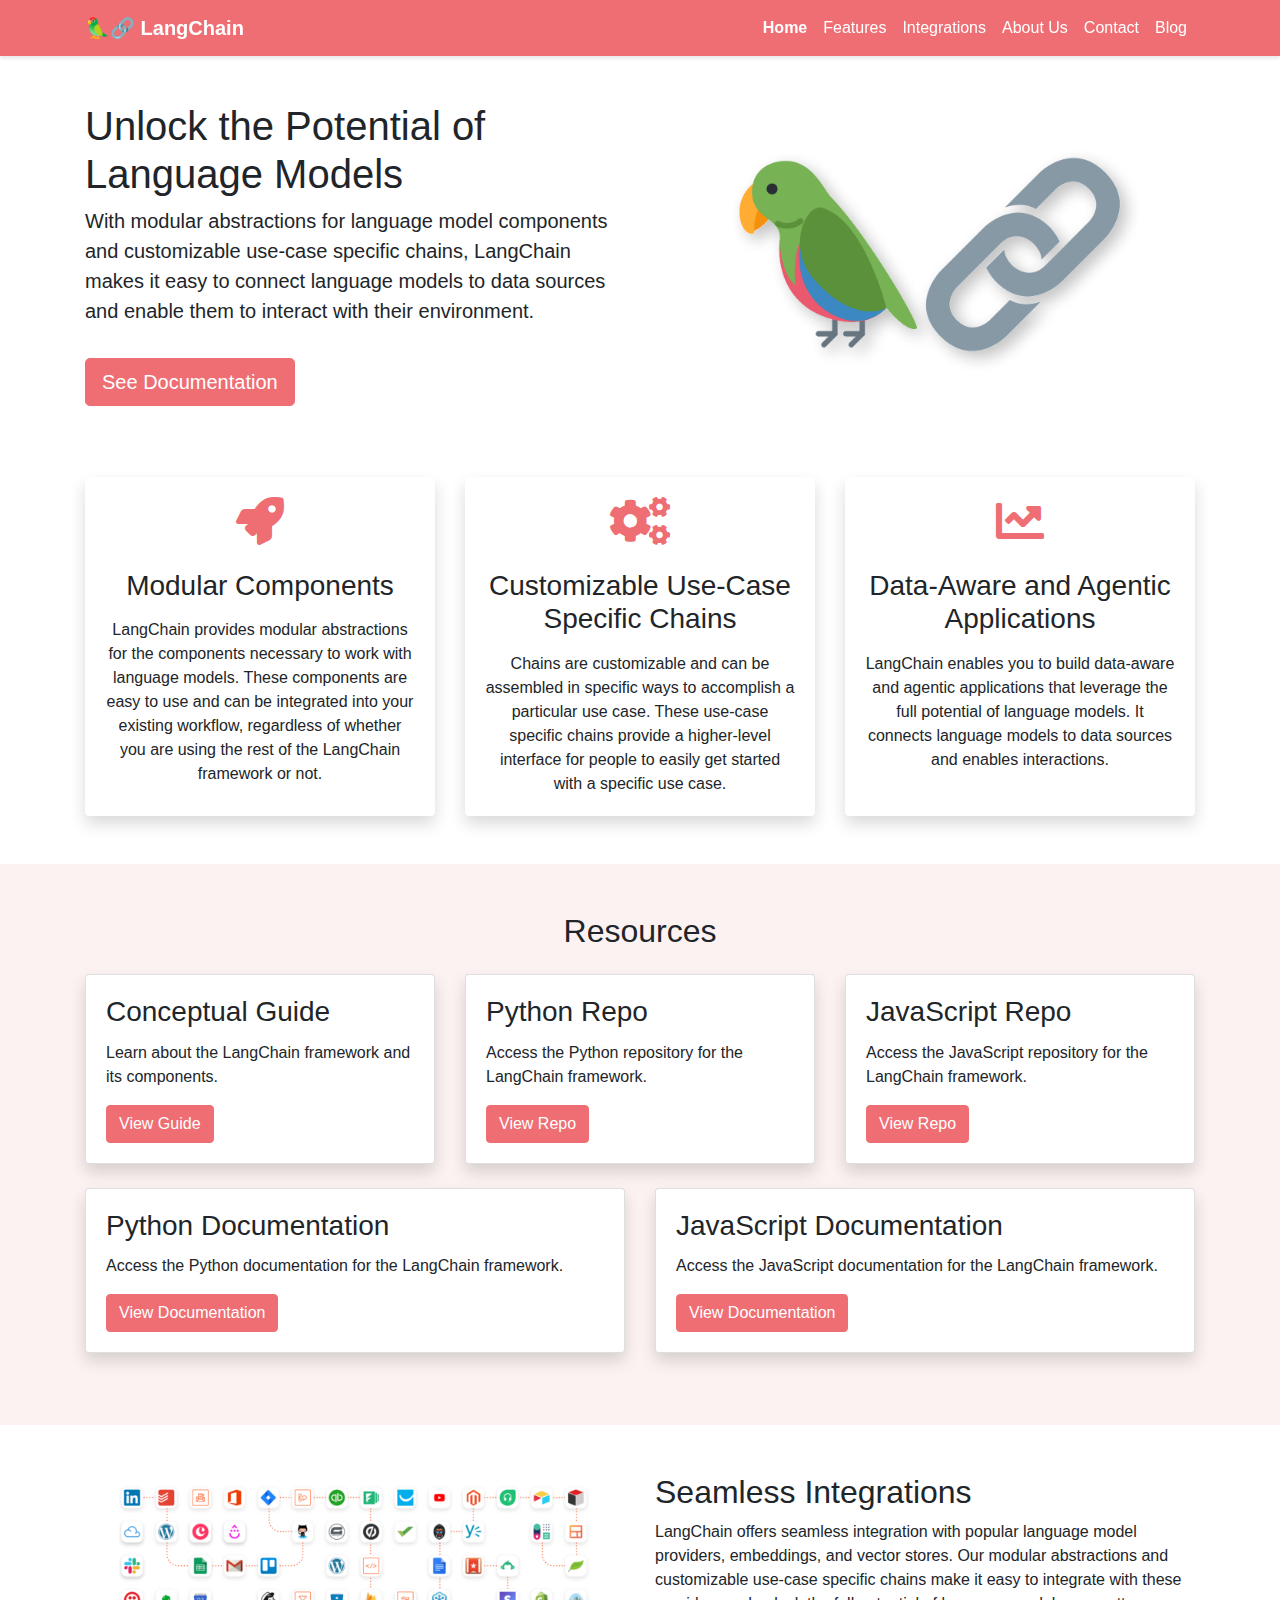
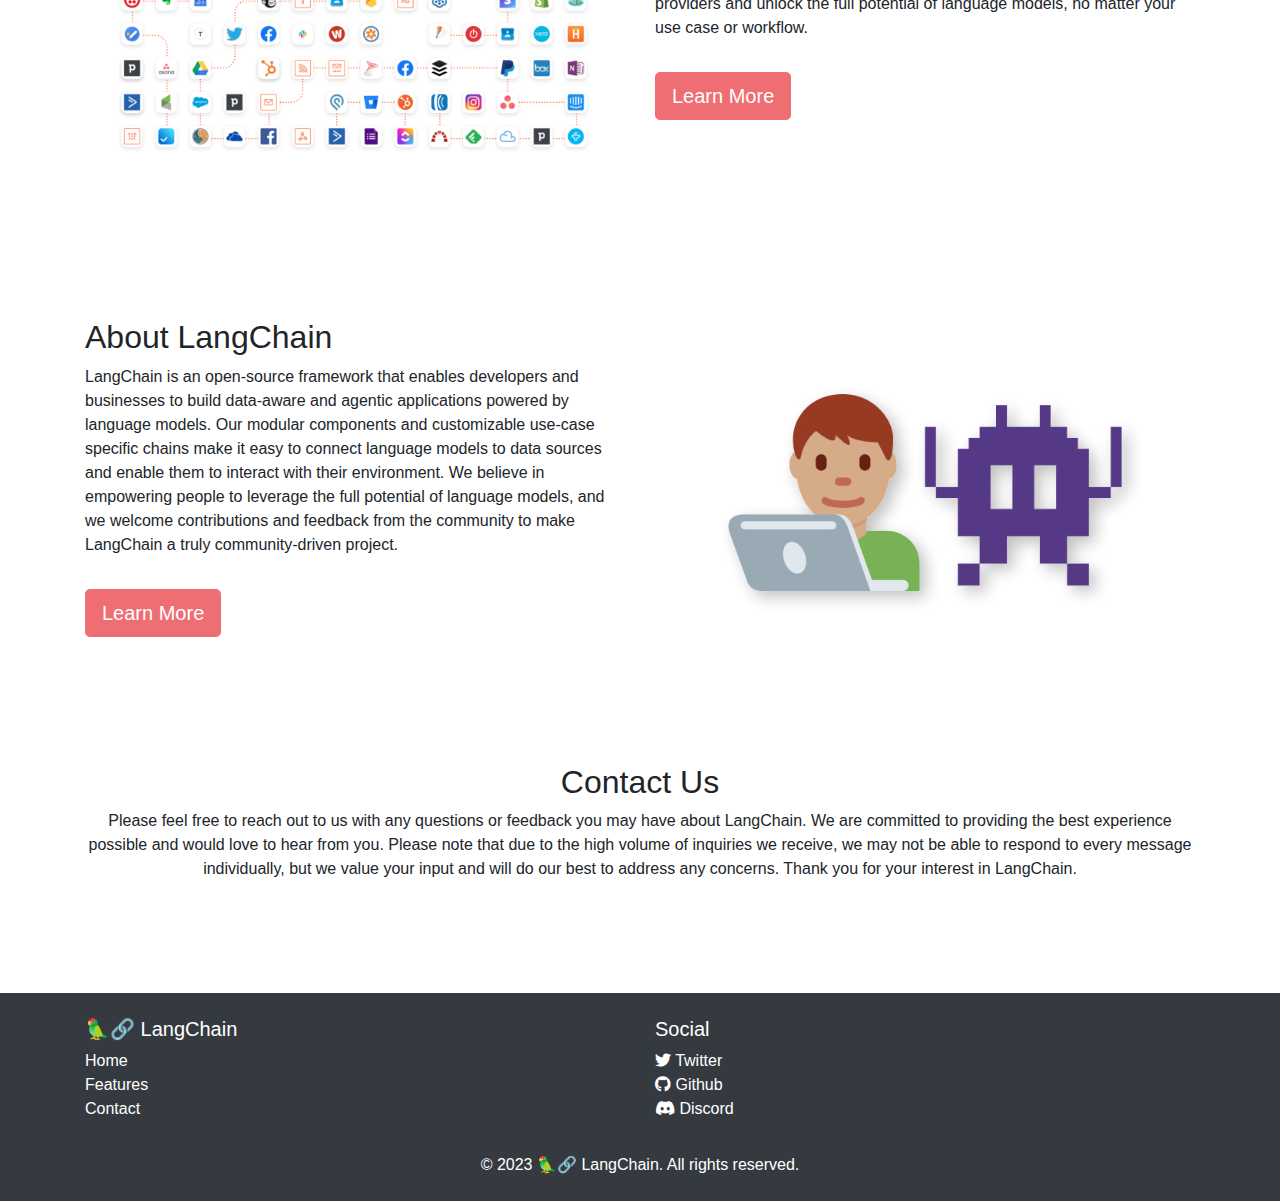
<file: index.html>
<!DOCTYPE html>
<html lang="en">
<head>
	<meta charset="UTF-8">
	<meta name="viewport" content="width=device-width, initial-scale=1.0">
	<meta http-equiv="X-UA-Compatible" content="ie=edge">
	<title>LangChain</title>
  <!--favicon -->
  <link rel="apple-touch-icon" sizes="180x180" href="favicon/apple-touch-icon.png">
  <link rel="icon" type="image/png" sizes="32x32" href="favicon/favicon-32x32.png">
  <link rel="icon" type="image/png" sizes="16x16" href="favicon/favicon-16x16.png">
  <link rel="manifest" href="favicon/site.webmanifest">
  <link rel="mask-icon" href="favicon/safari-pinned-tab.svg" color="#5bbad5">
  <meta name="msapplication-TileColor" content="#da532c">
  <meta name="theme-color" content="#ffffff">
	<!-- Bootstrap CSS -->
	<link rel="stylesheet" href="https://maxcdn.bootstrapcdn.com/bootstrap/4.5.2/css/bootstrap.min.css">
	<!-- Fontawesome -->
	<link href="https://cdnjs.cloudflare.com/ajax/libs/font-awesome/5.13.0/css/all.min.css" rel="stylesheet">
	<!-- Custom CSS -->
	<link rel="stylesheet" href="css/style.css">

    <!-- jQuery -->
<script src="https://code.jquery.com/jquery-3.5.1.slim.min.js"></script>
<script src="https://cdn.jsdelivr.net/npm/bootstrap@4.5.2/dist/js/bootstrap.bundle.min.js"></script>
</head>
<body>
	<!-- Header Section -->
	<header>
		<nav class="navbar navbar-expand-md bg-light navbar-light fixed-top">
			<div class="container">
				<a href="#" class="navbar-brand">🦜️🔗 LangChain</a>
				<button class="navbar-toggler" type="button" data-toggle="collapse" data-target="#navbarCollapse">
					<span class="navbar-toggler-icon"></span>
				</button>
				<div class="collapse navbar-collapse" id="navbarCollapse">
					<ul class="navbar-nav ml-auto">
						<li class="nav-item active">
							<a href="#" class="nav-link">Home</a>
						</li>
						<li class="nav-item">
							<a href="features.html" class="nav-link">Features</a>
						</li>
						<li class="nav-item">
							<a href="integrations.html" class="nav-link">Integrations</a>
						</li>
						<li class="nav-item">
							<a href="#About" class="nav-link">About Us</a>
						</li>
						<li class="nav-item">
							<a href="#Contact" class="nav-link">Contact</a>
						</li>
                        <li class="nav-item">
							<a href="https://blog.langchain.dev/" class="nav-link">Blog</a>
						</li>
					</ul>
				</div>
			</div>
		</nav>
		<div class="hero-section" style="margin-top: 80px;">
			<div class="container">
				<div class="row align-items-center">
					<div class="col-lg-6">
						<h1>Unlock the Potential of Language Models</h1>
						<p class="lead">With modular abstractions for language model components and customizable use-case specific chains, LangChain makes it easy to connect language models to data sources and enable them to interact with their environment.</p>
						<a href="#Resources" class="btn btn-primary btn-lg mt-3">See Documentation</a>
					</div>
					<div class="col-lg-6">
						<img src="img/header.png" alt="Hero Image" class="img-fluid">
					</div>
				</div>
			</div>
		</div>
	</header>
    <!-- End Header Section -->
    <!-- Feature Section -->
<section id="Features" class="feature-section py-5">
	
    <div class="container">
        <div class="row gy-4 justify-content-center">
          <div class="col-lg-4">
            <div class="card h-100 border-0 shadow rounded-3">
              <div class="card-body text-center">
                <i class="fas fa-rocket fa-3x mb-4 icon-color"></i>
                <h3 class="mb-3">Modular Components</h3>
                <p class="card-text mb-0">LangChain provides modular abstractions for the components necessary to work with language models. These components are easy to use and can be integrated into your existing workflow, regardless of whether you are using the rest of the LangChain framework or not.</p>
              </div>
            </div>
          </div>
          <div class="col-lg-4">
            <div class="card h-100 border-0 shadow rounded-3">
              <div class="card-body text-center">
                <i class="fas fa-cogs fa-3x mb-4 icon-color"></i>
                <h3 class="mb-3">Customizable Use-Case Specific Chains</h3>
                <p class="card-text mb-0">Chains are customizable and can be assembled in specific ways to accomplish a particular use case. These use-case specific chains provide a higher-level interface for people to easily get started with a specific use case.</p>
              </div>
            </div>
          </div>
          <div class="col-lg-4">
            <div class="card h-100 border-0 shadow rounded-3">
              <div class="card-body text-center">
                <i class="fas fa-chart-line fa-3x mb-4 icon-color"></i>
                <h3 class="mb-3">Data-Aware and Agentic Applications</h3>
                <p class="card-text mb-0">LangChain enables you to build data-aware and agentic applications that leverage the full potential of language models. It connects language models to data sources and enables interactions.</p>
              </div>
            </div>
          </div>
        </div>
      </div>
          
	</section>
    <!-- End Feature Section -->
    <section id="Resources" class="bg-dim py-5">
        <div class="container">
          <h2 class="text-center mb-4">Resources</h2>
          <div class="row">
            <div class="col-lg-4 mb-4">
              <div class="card shadow">
                <div class="card-body">
                  <h3 class="card-title">Conceptual Guide</h3>
                  <p class="card-text">Learn about the LangChain framework and its components.</p>
                  <a href="https://docs.langchain.com/docs/" class="btn btn-primary stretched-link">View Guide</a>
                </div>
              </div>
            </div>
            <div class="col-lg-4 mb-4">
              <div class="card shadow">
                <div class="card-body">
                  <h3 class="card-title">Python Repo</h3>
                  <p class="card-text">Access the Python repository for the LangChain framework.</p>
                  <a href="https://github.com/hwchase17/langchain" class="btn btn-primary stretched-link">View Repo</a>
                </div>
              </div>
            </div>
            <div class="col-lg-4 mb-4">
              <div class="card shadow">
                <div class="card-body">
                  <h3 class="card-title">JavaScript Repo</h3>
                  <p class="card-text">Access the JavaScript repository for the LangChain framework.</p>
                  <a href="https://github.com/hwchase17/langchainjs" class="btn btn-primary stretched-link">View Repo</a>
                </div>
              </div>
            </div>
            <div class="col-lg-6 mb-4">
              <div class="card shadow">
                <div class="card-body">
                  <h3 class="card-title">Python Documentation</h3>
                  <p class="card-text">Access the Python documentation for the LangChain framework.</p>
                  <a href="https://python.langchain.com/en/latest/" class="btn btn-primary stretched-link">View Documentation</a>
                </div>
              </div>
            </div>
            <div class="col-lg-6 mb-4">
              <div class="card shadow">
                <div class="card-body">
                  <h3 class="card-title">JavaScript Documentation</h3>
                  <p class="card-text">Access the JavaScript documentation for the LangChain framework.</p>
                  <a href="https://js.langchain.com/docs/" class="btn btn-primary stretched-link">View Documentation</a>
                </div>
              </div>
            </div>
          </div>
        </div>
      </section>
      
      
    <!-- Integrations Section -->
<section id ="Integrations" class="integrations-section py-5">
	<div class="container">
		<div class="row">
			<div class="col-lg-6">
				<img src="img/integrations.png" alt="Integrations Image" class="img-fluid">
			</div>
			<div class="col-lg-6">
				<h2>Seamless Integrations</h2>
				<p>LangChain offers seamless integration with popular language model providers, embeddings, and vector stores. Our modular abstractions and customizable use-case specific chains make it easy to integrate with these providers and unlock the full potential of language models, no matter your use case or workflow.</p>
				<a href="integrations.html" class="btn btn-primary btn-lg mt-3">Learn More</a>
			</div>
		</div>
	</div>
</section>

<!-- About Section -->
<section id="About" class="about-section py-5">
	<div class="container">
		<div class="row">
			<div class="col-lg-6">
				<h2>About LangChain</h2>
				<p>LangChain is an open-source framework that enables developers and businesses to build data-aware and agentic applications powered by language models. Our modular components and customizable use-case specific chains make it easy to connect language models to data sources and enable them to interact with their environment. We believe in empowering people to leverage the full potential of language models, and we welcome contributions and feedback from the community to make LangChain a truly community-driven project.</p>
				<a href="#" class="btn btn-primary btn-lg mt-3">Learn More</a>
			</div>
			<div class="col-lg-6">
				<img src="img/about.png" alt="About Image" class="img-fluid">
			</div>
		</div>
	</div>
</section>
<!-- Contact Section -->
<section id = "Contact" class="contact-section py-5">
	<div class="container text-center">
		<div class="row">
			<div class="col-lg-12">
				<h2>Contact Us</h2>
				<p>Please feel free to reach out to us with any questions or feedback you may have about LangChain. We are committed to providing the best experience possible and would love to hear from you. Please note that due to the high volume of inquiries we receive, we may not be able to respond to every message individually, but we value your input and will do our best to address any concerns. Thank you for your interest in LangChain.</p>
			</div>
			<!-- <div class="col-lg-6">
				<form action="#" method="post">
					<div class="form-group">
                        <input type="text" class="form-control mb-3" placeholder="Name">
                        <input type="email" class="form-control mb-3" placeholder="Email">
                        <input type="text" class="form-control mb-3" placeholder="Subject">
                        <textarea class="form-control mb-3" rows="5" placeholder="Message"></textarea>
                        <button type="submit" class="btn btn-primary">Send Message</button>
                        </div>
                        </form>
                        </div> -->
                        </div>
                        </div>
                        </section>

              
<!-- Footer Section -->
<footer class="bg-dark text-white py-4 mt-5">
  <div class="container">
      <div class="row">
          <div class="col-md-6">
              <h5>🦜️🔗 LangChain</h5>
              <ul class="list-unstyled">
                  <li><a href="index.html#" class="text-white">Home</a></li>
                  <li><a href="index.html#About" class="text-white">Features</a></li>
                  <li><a href="index.html#Contact" class="text-white">Contact</a></li>
              </ul>
          </div>
          <div class="col-md-6">
              <h5>Social</h5>
              <ul class="list-unstyled">
                <li><a href="https://twitter.com/langchainai" class="text-white"><i class="fab fa-twitter"></i> Twitter</a></li>
                <li><a href="https://github.com/hwchase17/langchain" class="text-white"><i class="fab fa-github"></i> Github</a></li>
                <li><a href="https://discord.gg/6adMQxSpJS" class="text-white" ><i class="fab fa-discord"></i> Discord</a></li>
              </ul>
          </div>
      </div>
      <div class="row mt-3">
          <div class="col">
              <p class="text-center mb-0">&copy; 2023 🦜️🔗 LangChain. All rights reserved.</p>
          </div>
      </div>
  </div>
</footer>
</body>
</html>
</file>
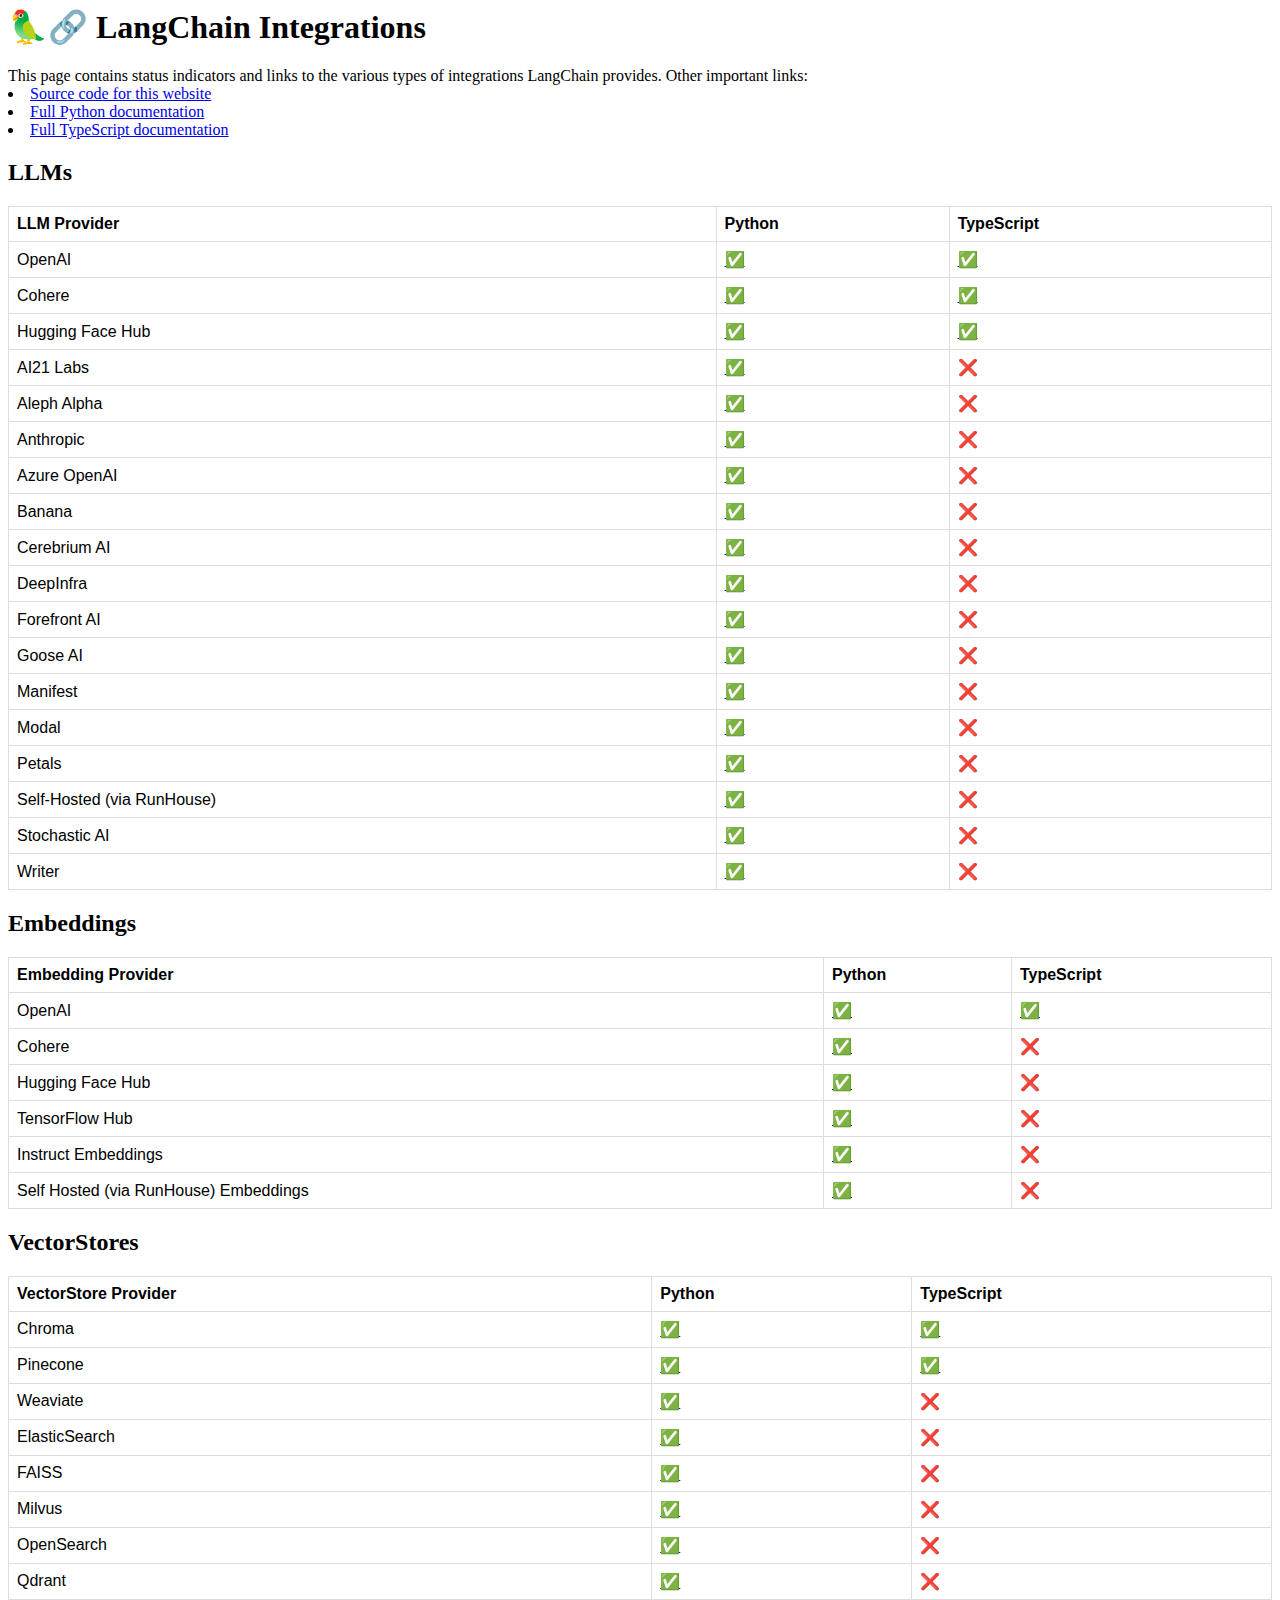
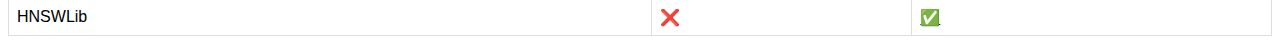
<file: integrations/index.html>
<html>
 <head>
  <style>
  table {
    font-family: arial, sans-serif;
    border-collapse: collapse;
    width: 100%;
  }

  td, th {
    border: 1px solid #dddddd;
    text-align: left;
    padding: 8px;
  }
  </style>
</head>
 <body>
   <h1>🦜️🔗 LangChain Integrations</h1>
    <div class="info">
    This page contains status indicators and links to the various types of integrations LangChain provides. Other important links:
  <li><a href="https://github.com/hwchase17/langchain-pages">Source code for this website</a></li>
  <li><a href="https://langchain.readthedocs.io/en/latest/">Full Python documentation</a></li>
  <li><a href="https://hwchase17.github.io/langchainjs/docs/overview/">Full TypeScript documentation</a></li>
   </div>
   <h2>LLMs</h2>
   <table>
    <tr>
      <th>LLM Provider</th>
      <th>Python</th>
      <th>TypeScript</th>
    </tr>
    <tr>
      <td>OpenAI</td>
      <td><a href="https://langchain.readthedocs.io/en/latest/modules/llms/integrations/openai.html">✅</a></td>
      <td><a href="https://hwchase17.github.io/langchainjs/docs/modules/llms/openai">✅</a></td>
    </tr>
    <tr>
      <td>Cohere</td>
      <td><a href="https://langchain.readthedocs.io/en/latest/modules/llms/integrations/cohere.html">✅</a></td>
      <td><a href="https://hwchase17.github.io/langchainjs/docs/modules/llms/cohere">✅</a></td>
    </tr>
    <tr>
      <td>Hugging Face Hub</td>
      <td><a href="https://langchain.readthedocs.io/en/latest/modules/llms/integrations/huggingface_hub.html">✅</a></td>
      <td><a href="https://hwchase17.github.io/langchainjs/docs/modules/llms/huggingface">✅</a></td>
    </tr>
    <tr>
      <td>AI21 Labs</td>
      <td><a href="https://langchain.readthedocs.io/en/latest/modules/llms/integrations/ai21.html">✅</a></td>
      <td>❌</td>
    </tr>
    <tr>
      <td>Aleph Alpha</td>
      <td><a href="https://langchain.readthedocs.io/en/latest/modules/llms/integrations/aleph_alpha.html">✅</a></td>
      <td>❌</td>
    </tr>
    <tr>
      <td>Anthropic</td>
      <td><a href="https://langchain.readthedocs.io/en/latest/modules/llms/integrations/anthropic_example.html">✅</a></td>
      <td>❌</td>
    </tr>
    <tr>
      <td>Azure OpenAI</td>
      <td><a href="https://langchain.readthedocs.io/en/latest/modules/llms/integrations/azure_openai_example.html">✅</a></td>
      <td>❌</td>
    </tr>
    <tr>
      <td>Banana</td>
      <td><a href="https://langchain.readthedocs.io/en/latest/modules/llms/integrations/banana.html">✅</a></td>
      <td>❌</td>
    </tr>
    <tr>
      <td>Cerebrium AI</td>
      <td><a href="https://langchain.readthedocs.io/en/latest/modules/llms/integrations/cerebriumai_example.html">✅</a></td>
      <td>❌</td>
    </tr>
    <tr>
      <td>DeepInfra</td>
      <td><a href="https://langchain.readthedocs.io/en/latest/modules/llms/integrations/deepinfra_example.html">✅</a></td>
      <td>❌</td>
    </tr>
    <tr>
      <td>Forefront AI</td>
      <td><a href="https://langchain.readthedocs.io/en/latest/modules/llms/integrations/forefrontai_example.html">✅</a></td>
      <td>❌</td>
    </tr>
    <tr>
      <td>Goose AI</td>
      <td><a href="https://langchain.readthedocs.io/en/latest/modules/llms/integrations/gooseai_example.html">✅</a></td>
      <td>❌</td>
    </tr>
    <tr>
      <td>Manifest</td>
      <td><a href="https://langchain.readthedocs.io/en/latest/modules/llms/integrations/manifest.html">✅</a></td>
      <td>❌</td>
    </tr>
    <tr>
      <td>Modal</td>
      <td><a href="https://langchain.readthedocs.io/en/latest/modules/llms/integrations/modal.html">✅</a></td>
      <td>❌</td>
    </tr>
    <tr>
      <td>Petals</td>
      <td><a href="https://langchain.readthedocs.io/en/latest/modules/llms/integrations/petals_example.html">✅</a></td>
      <td>❌</td>
    </tr>
    <tr>
      <td>Self-Hosted (via RunHouse)</td>
      <td><a href="https://langchain.readthedocs.io/en/latest/modules/llms/integrations/self_hosted_examples.html">✅</a></td>
      <td>❌</td>
    </tr>
    <tr>
      <td>Stochastic AI</td>
      <td><a href="https://langchain.readthedocs.io/en/latest/modules/llms/integrations/stochasticai.html">✅</a></td>
      <td>❌</td>
    </tr>
    <tr>
      <td>Writer</td>
      <td><a href="https://langchain.readthedocs.io/en/latest/modules/llms/integrations/writer.html">✅</a></td>
      <td>❌</td>
    </tr>
  </table>
   <h2>Embeddings</h2>
   <table>
       <tr>
      <th>Embedding Provider</th>
      <th>Python</th>
      <th>TypeScript</th>
    </tr>
    <tr>
      <td>OpenAI</td>
      <td><a href="https://langchain.readthedocs.io/en/latest/modules/indexes/examples/embeddings.html#openai">✅</a></td>
      <td><a href="https://hwchase17.github.io/langchainjs/docs/modules/indexes/embeddings">✅</a></td>
    </tr>
    <tr>
      <td>Cohere</td>
      <td><a href="https://langchain.readthedocs.io/en/latest/modules/indexes/examples/embeddings.html#cohere">✅</a></td>
      <td>❌</td>
    </tr>
    <tr>
      <td>Hugging Face Hub</td>
      <td><a href="https://langchain.readthedocs.io/en/latest/modules/indexes/examples/embeddings.html#hugging-face-hub">✅</a></td>
      <td>❌</td>
    </tr>
    <tr>
      <td>TensorFlow Hub</td>
      <td><a href="https://langchain.readthedocs.io/en/latest/modules/indexes/examples/embeddings.html#tensorflowhub">✅</a></td>
      <td>❌</td>
    </tr>
    <tr>
      <td>Instruct Embeddings</td>
      <td><a href="https://langchain.readthedocs.io/en/latest/modules/indexes/examples/embeddings.html#instructembeddings">✅</a></td>
      <td>❌</td>
    </tr>
    <tr>
      <td>Self Hosted (via RunHouse) Embeddings</td>
      <td><a href="https://langchain.readthedocs.io/en/latest/modules/indexes/examples/embeddings.html#self-hosted-embeddings">✅</a></td>
      <td>❌</td>
    </tr>
  </table>
   <h2>VectorStores</h2>
   <table>
       <tr>
      <th>VectorStore Provider</th>
      <th>Python</th>
      <th>TypeScript</th>
    </tr>
    <tr>
      <td>Chroma</td>
      <td><a href="https://langchain.readthedocs.io/en/latest/modules/indexes/vectorstore_examples/chroma.html">✅</a></td>
      <td><a href="https://hwchase17.github.io/langchainjs/docs/modules/indexes/vectorstore#chroma-embedding-database">✅</a></td>
    </tr>
    <tr>
      <td>Pinecone</td>
      <td><a href="https://langchain.readthedocs.io/en/latest/modules/indexes/vectorstore_examples/pinecone.html">✅</a></td>
      <td><a href="https://hwchase17.github.io/langchainjs/docs/modules/indexes/vectorstore#pinecone-vectorstore">✅</a></td>
    </tr>
    <tr>
      <td>Weaviate</td>
      <td><a href="https://langchain.readthedocs.io/en/latest/modules/indexes/vectorstore_examples/weaviate.html">✅</a></td>
      <td>❌</td>
    </tr>
    <tr>
      <td>ElasticSearch</td>
      <td><a href="https://langchain.readthedocs.io/en/latest/modules/indexes/vectorstore_examples/elasticsearch.html">✅</a></td>
      <td>❌</td>
    </tr>
    <tr>
      <td>FAISS</td>
      <td><a href="https://langchain.readthedocs.io/en/latest/modules/indexes/vectorstore_examples/faiss.html">✅</a></td>
      <td>❌</td>
    </tr>
    <tr>
      <td>Milvus</td>
      <td><a href="https://langchain.readthedocs.io/en/latest/modules/indexes/vectorstore_examples/milvus.html">✅</a></td>
      <td>❌</td>
    </tr>
    <tr>
      <td>OpenSearch</td>
      <td><a href="https://langchain.readthedocs.io/en/latest/modules/indexes/vectorstore_examples/opensearch.html">✅</a></td>
      <td>❌</td>
    </tr>
    <tr>
      <td>Qdrant</td>
      <td><a href="https://langchain.readthedocs.io/en/latest/modules/indexes/vectorstore_examples/qdrant.html">✅</a></td>
      <td>❌</td>
    </tr>
    <tr>
      <td>HNSWLib</td>
      <td>❌</td>
      <td><a href="https://hwchase17.github.io/langchainjs/docs/modules/indexes/vectorstore#hnswlib">✅</a></td>
    </tr>
  </table>
 </body>
</html>
</file>
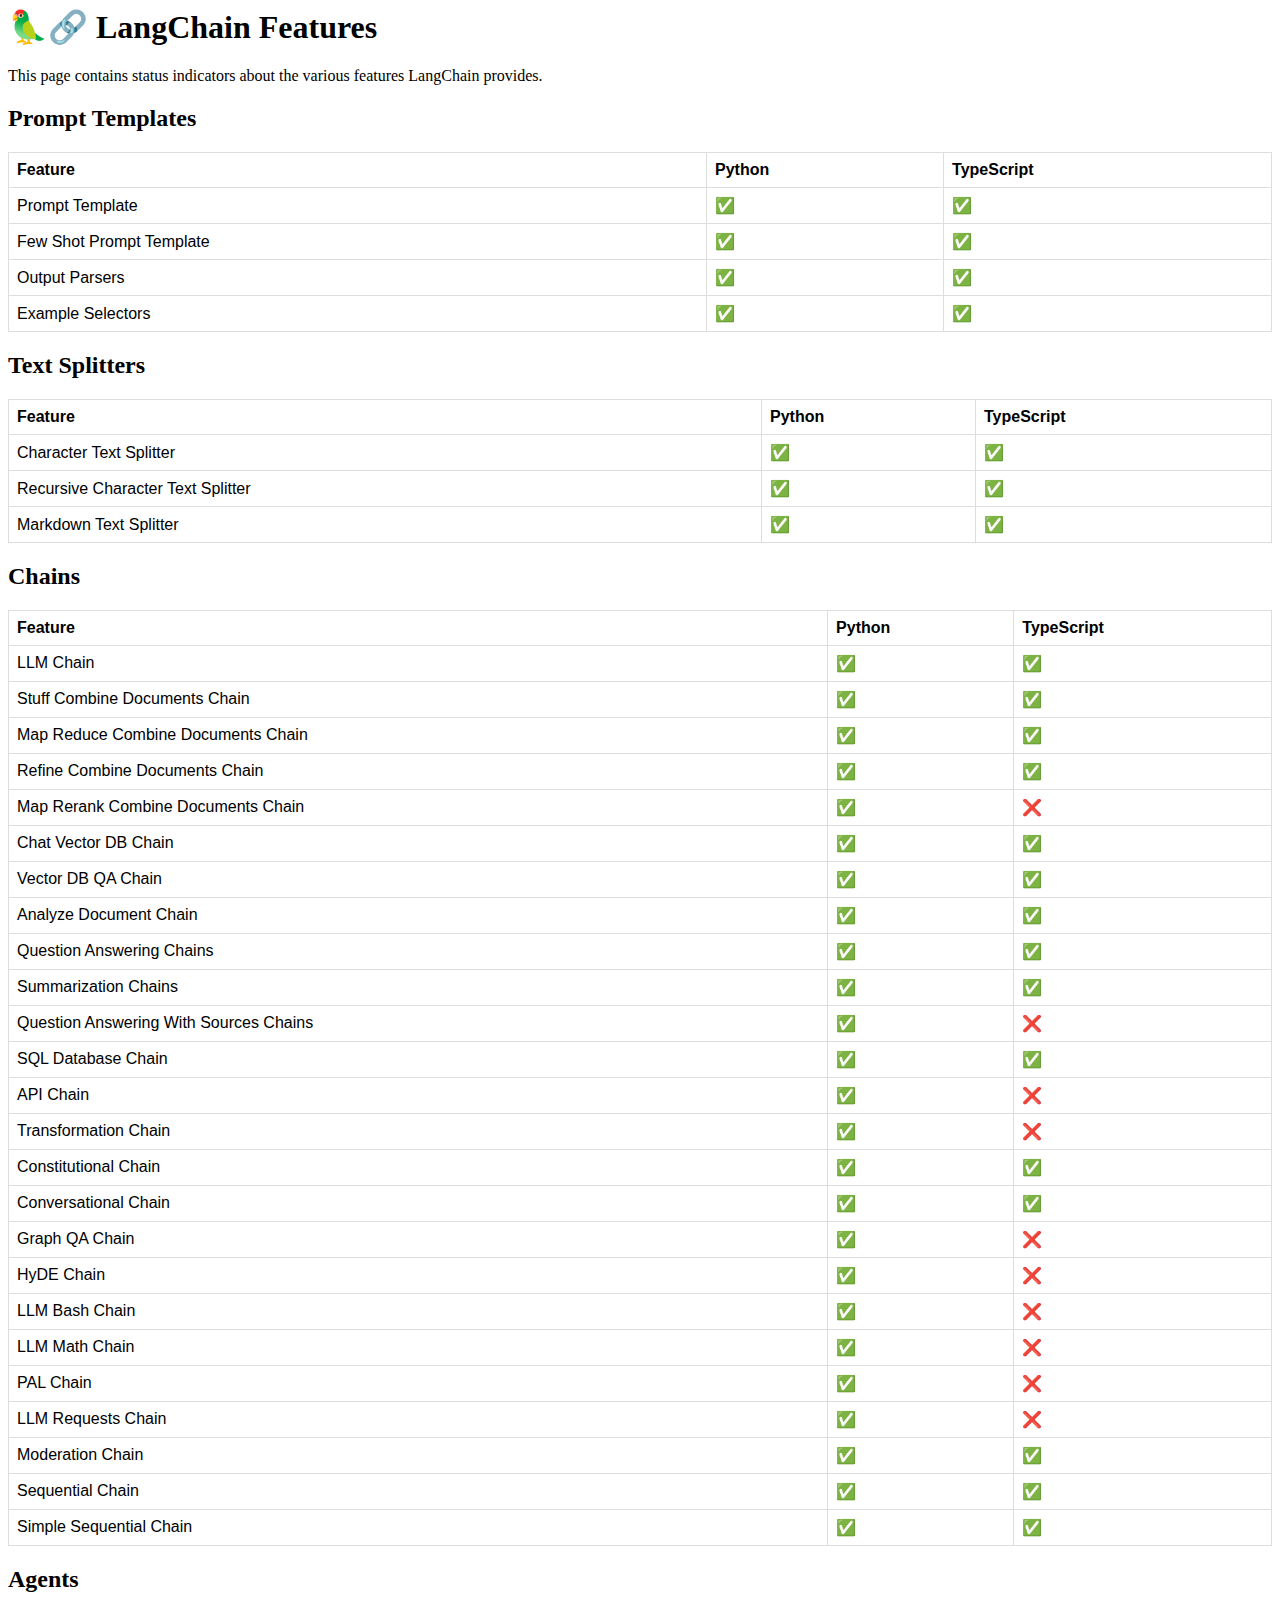
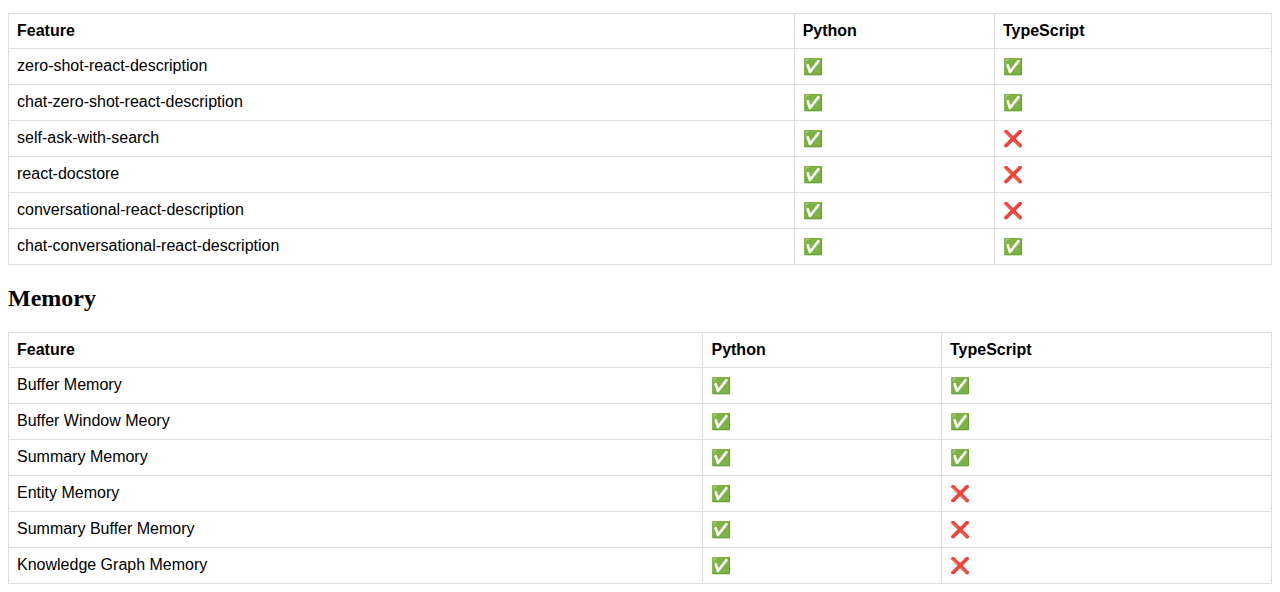
<file: features.html>
<html>
 <head>
  <style>
  table {
    font-family: arial, sans-serif;
    border-collapse: collapse;
    width: 100%;
  }

  td, th {
    border: 1px solid #dddddd;
    text-align: left;
    padding: 8px;
  }
  </style>
</head>
 <body>
   <h1>🦜️🔗 LangChain Features</h1>
    <div class="info">
    This page contains status indicators about the various features LangChain provides.
   </div>

   <h2>Prompt Templates</h2>
   <table>
    <tr>
      <th>Feature</th>
      <th>Python</th>
      <th>TypeScript</th>
    </tr>
    <tr><td>Prompt Template</td><td>✅</td><td>✅</td></tr>
    <tr><td>Few Shot Prompt Template</td><td>✅</td><td>✅</td></tr>
    <tr><td>Output Parsers</td><td>✅</td><td>✅</td></tr>
    <tr><td>Example Selectors</td><td>✅</td><td>✅</td></tr>
  </table>

  <h2>Text Splitters</h2>
   <table>
    <tr>
      <th>Feature</th>
      <th>Python</th>
      <th>TypeScript</th>
    </tr>
    <tr><td>Character Text Splitter</td><td>✅</td><td>✅</td></tr>
    <tr><td>Recursive Character Text Splitter</td><td>✅</td><td>✅</td></tr>
    <tr><td>Markdown Text Splitter</td><td>✅</td><td>✅</td></tr>
  </table>

    <h2>Chains</h2>
   <table>
    <tr>
      <th>Feature</th>
      <th>Python</th>
      <th>TypeScript</th>
    </tr>
    <tr><td>LLM Chain</td><td>✅</td><td>✅</td></tr>
    <tr><td>Stuff Combine Documents Chain</td><td>✅</td><td>✅</td></tr>
    <tr><td>Map Reduce Combine Documents Chain</td><td>✅</td><td>✅</td></tr>
    <tr><td>Refine Combine Documents Chain</td><td>✅</td><td>✅</td></tr>
    <tr><td>Map Rerank Combine Documents Chain</td><td>✅</td><td>❌</td></tr>
    <tr><td>Chat Vector DB Chain</td><td>✅</td><td>✅</td></tr>
    <tr><td>Vector DB QA Chain</td><td>✅</td><td>✅</td></tr>
    <tr><td>Analyze Document Chain</td><td>✅</td><td>✅</td></tr>
    <tr><td>Question Answering Chains</td><td>✅</td><td>✅</td></tr>
    <tr><td>Summarization Chains</td><td>✅</td><td>✅</td></tr>
    <tr><td>Question Answering With Sources Chains</td><td>✅</td><td>❌</td></tr>
    <tr><td>SQL Database Chain</td><td>✅</td><td>✅</td></tr>
    <tr><td>API Chain</td><td>✅</td><td>❌</td></tr>
    <tr><td>Transformation Chain</td><td>✅</td><td>❌</td></tr>
    <tr><td>Constitutional Chain</td><td>✅</td><td>✅</td></tr>
    <tr><td>Conversational Chain</td><td>✅</td><td>✅</td></tr>
    <tr><td>Graph QA Chain</td><td>✅</td><td>❌</td></tr>
    <tr><td>HyDE Chain</td><td>✅</td><td>❌</td></tr>
    <tr><td>LLM Bash Chain</td><td>✅</td><td>❌</td></tr>
    <tr><td>LLM Math Chain</td><td>✅</td><td>❌</td></tr>
    <tr><td>PAL Chain</td><td>✅</td><td>❌</td></tr>
    <tr><td>LLM Requests Chain</td><td>✅</td><td>❌</td></tr>
    <tr><td>Moderation Chain</td><td>✅</td><td>✅</td></tr>
    <tr><td>Sequential Chain</td><td>✅</td><td>✅</td></tr>
    <tr><td>Simple Sequential Chain</td><td>✅</td><td>✅</td></tr>
  </table>

    <h2>Agents</h2>
   <table>
    <tr>
      <th>Feature</th>
      <th>Python</th>
      <th>TypeScript</th>
    </tr>
    <tr><td>zero-shot-react-description</td><td>✅</td><td>✅</td></tr>
    <tr><td>chat-zero-shot-react-description</td><td>✅</td><td>✅</td></tr>
    <tr><td>self-ask-with-search</td><td>✅</td><td>❌</td></tr>
    <tr><td>react-docstore</td><td>✅</td><td>❌</td></tr>
    <tr><td>conversational-react-description</td><td>✅</td><td>❌</td></tr>
    <tr><td>chat-conversational-react-description</td><td>✅</td><td>✅</td></tr>
  </table>
      <h2>Memory</h2>
   <table>
    <tr>
      <th>Feature</th>
      <th>Python</th>
      <th>TypeScript</th>
    </tr>
    <tr><td>Buffer Memory</td><td>✅</td><td>✅</td></tr>
    <tr><td>Buffer Window Meory</td><td>✅</td><td>✅</td></tr>
    <tr><td>Summary Memory</td><td>✅</td><td>✅</td></tr>
    <tr><td>Entity Memory</td><td>✅</td><td>❌</td></tr>
    <tr><td>Summary Buffer Memory</td><td>✅</td><td>❌</td></tr>
    <tr><td>Knowledge Graph Memory</td><td>✅</td><td>❌</td></tr>
  </table>

 </body>
</html>
</file>
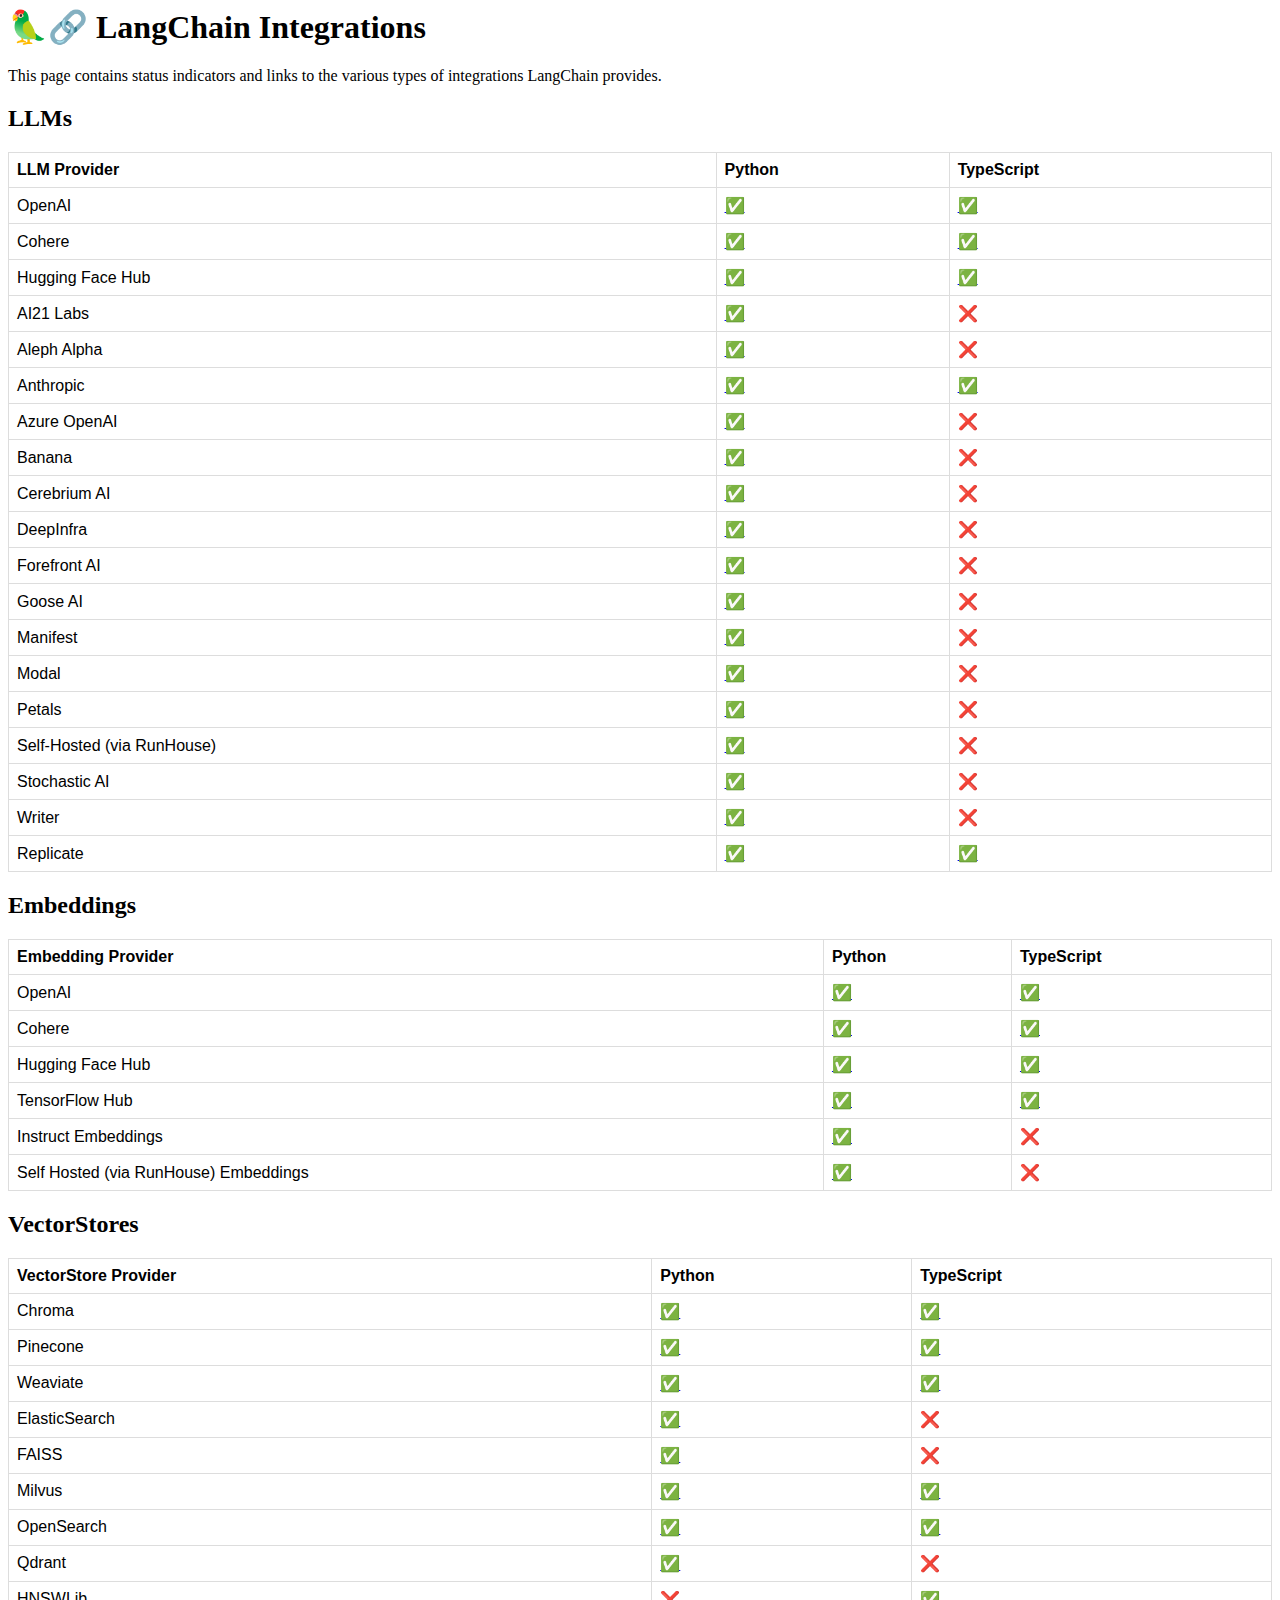
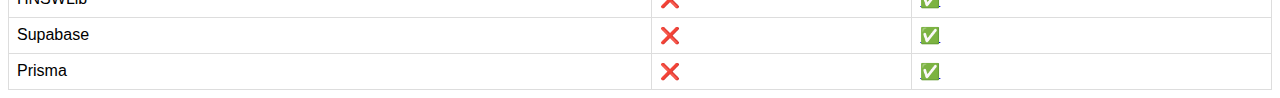
<file: integrations.html>
<html>
 <head>
  <style>
  table {
    font-family: arial, sans-serif;
    border-collapse: collapse;
    width: 100%;
  }

  td, th {
    border: 1px solid #dddddd;
    text-align: left;
    padding: 8px;
  }
  </style>
</head>
 <body>
   <h1>🦜️🔗 LangChain Integrations</h1>
    <div class="info">
    This page contains status indicators and links to the various types of integrations LangChain provides.
   </div>
   <h2>LLMs</h2>
   <table>
    <tr>
      <th>LLM Provider</th>
      <th>Python</th>
      <th>TypeScript</th>
    </tr>
    <tr>
      <td>OpenAI</td>
      <td><a href="https://langchain.readthedocs.io/en/latest/modules/llms/integrations/openai.html">✅</a></td>
      <td><a href="https://js.langchain.com/docs/modules/models/llms/integrations#openai">✅</a></td>
    </tr>
    <tr>
      <td>Cohere</td>
      <td><a href="https://langchain.readthedocs.io/en/latest/modules/llms/integrations/cohere.html">✅</a></td>
      <td><a href="https://js.langchain.com/docs/modules/models/llms/integrations#cohere">✅</a></td>
    </tr>
    <tr>
      <td>Hugging Face Hub</td>
      <td><a href="https://langchain.readthedocs.io/en/latest/modules/llms/integrations/huggingface_hub.html">✅</a></td>
      <td><a href="https://js.langchain.com/docs/modules/models/llms/integrations#huggingfaceinference">✅</a></td>
    </tr>
    <tr>
      <td>AI21 Labs</td>
      <td><a href="https://langchain.readthedocs.io/en/latest/modules/llms/integrations/ai21.html">✅</a></td>
      <td>❌</td>
    </tr>
    <tr>
      <td>Aleph Alpha</td>
      <td><a href="https://langchain.readthedocs.io/en/latest/modules/llms/integrations/aleph_alpha.html">✅</a></td>
      <td>❌</td>
    </tr>
    <tr>
      <td>Anthropic</td>
      <td><a href="https://langchain.readthedocs.io/en/latest/modules/llms/integrations/anthropic_example.html">✅</a></td>
      <td><a href="https://js.langchain.com/docs/modules/models/chat/integrations#anthropic">✅</a></td>
    </tr>
    <tr>
      <td>Azure OpenAI</td>
      <td><a href="https://langchain.readthedocs.io/en/latest/modules/llms/integrations/azure_openai_example.html">✅</a></td>
      <td>❌</td>
    </tr>
    <tr>
      <td>Banana</td>
      <td><a href="https://langchain.readthedocs.io/en/latest/modules/llms/integrations/banana.html">✅</a></td>
      <td>❌</td>
    </tr>
    <tr>
      <td>Cerebrium AI</td>
      <td><a href="https://langchain.readthedocs.io/en/latest/modules/llms/integrations/cerebriumai_example.html">✅</a></td>
      <td>❌</td>
    </tr>
    <tr>
      <td>DeepInfra</td>
      <td><a href="https://langchain.readthedocs.io/en/latest/modules/llms/integrations/deepinfra_example.html">✅</a></td>
      <td>❌</td>
    </tr>
    <tr>
      <td>Forefront AI</td>
      <td><a href="https://langchain.readthedocs.io/en/latest/modules/llms/integrations/forefrontai_example.html">✅</a></td>
      <td>❌</td>
    </tr>
    <tr>
      <td>Goose AI</td>
      <td><a href="https://langchain.readthedocs.io/en/latest/modules/llms/integrations/gooseai_example.html">✅</a></td>
      <td>❌</td>
    </tr>
    <tr>
      <td>Manifest</td>
      <td><a href="https://langchain.readthedocs.io/en/latest/modules/llms/integrations/manifest.html">✅</a></td>
      <td>❌</td>
    </tr>
    <tr>
      <td>Modal</td>
      <td><a href="https://langchain.readthedocs.io/en/latest/modules/llms/integrations/modal.html">✅</a></td>
      <td>❌</td>
    </tr>
    <tr>
      <td>Petals</td>
      <td><a href="https://langchain.readthedocs.io/en/latest/modules/llms/integrations/petals_example.html">✅</a></td>
      <td>❌</td>
    </tr>
    <tr>
      <td>Self-Hosted (via RunHouse)</td>
      <td><a href="https://langchain.readthedocs.io/en/latest/modules/llms/integrations/self_hosted_examples.html">✅</a></td>
      <td>❌</td>
    </tr>
    <tr>
      <td>Stochastic AI</td>
      <td><a href="https://langchain.readthedocs.io/en/latest/modules/llms/integrations/stochasticai.html">✅</a></td>
      <td>❌</td>
    </tr>
    <tr>
      <td>Writer</td>
      <td><a href="https://langchain.readthedocs.io/en/latest/modules/llms/integrations/writer.html">✅</a></td>
      <td>❌</td>
    </tr>
    <tr>
      <td>Replicate</td>
      <td><a href="https://python.langchain.com/en/latest/modules/models/llms/integrations/replicate.html">✅</a></td>
      <td><a href="https://js.langchain.com/docs/modules/models/llms/integrations#replicate">✅</a></td>
    </tr>
  </table>
   <h2>Embeddings</h2>
   <table>
       <tr>
      <th>Embedding Provider</th>
      <th>Python</th>
      <th>TypeScript</th>
    </tr>
    <tr>
      <td>OpenAI</td>
      <td><a href="https://langchain.readthedocs.io/en/latest/modules/indexes/examples/embeddings.html#openai">✅</a></td>
      <td><a href="https://js.langchain.com/docs/modules/models/embeddings/integrations#openaiembeddings">✅</a></td>
    </tr>
    <tr>
      <td>Cohere</td>
      <td><a href="https://langchain.readthedocs.io/en/latest/modules/indexes/examples/embeddings.html#cohere">✅</a></td>
      <td><a href="https://js.langchain.com/docs/modules/models/embeddings/integrations#cohereembeddings">✅</a></td>
    </tr>
    <tr>
      <td>Hugging Face Hub</td>
      <td><a href="https://langchain.readthedocs.io/en/latest/modules/indexes/examples/embeddings.html#hugging-face-hub">✅</a></td>
      <td><a href="https://js.langchain.com/docs/modules/models/embeddings/integrations#huggingfaceinferenceembeddings">✅</a></td>
    </tr>
    <tr>
      <td>TensorFlow Hub</td>
      <td><a href="https://langchain.readthedocs.io/en/latest/modules/indexes/examples/embeddings.html#tensorflowhub">✅</a></td>
      <td><a href="https://js.langchain.com/docs/modules/models/embeddings/integrations#tensorflowembeddings">✅</a></td>
    </tr>
    <tr>
      <td>Instruct Embeddings</td>
      <td><a href="https://langchain.readthedocs.io/en/latest/modules/indexes/examples/embeddings.html#instructembeddings">✅</a></td>
      <td>❌</td>
    </tr>
    <tr>
      <td>Self Hosted (via RunHouse) Embeddings</td>
      <td><a href="https://langchain.readthedocs.io/en/latest/modules/indexes/examples/embeddings.html#self-hosted-embeddings">✅</a></td>
      <td>❌</td>
    </tr>
  </table>
   <h2>VectorStores</h2>
   <table>
       <tr>
      <th>VectorStore Provider</th>
      <th>Python</th>
      <th>TypeScript</th>
    </tr>
    <tr>
      <td>Chroma</td>
      <td><a href="https://langchain.readthedocs.io/en/latest/modules/indexes/vectorstore_examples/chroma.html">✅</a></td>
      <td><a href="https://js.langchain.com/docs/modules/indexes/vector_stores/integrations/chroma">✅</a></td>
    </tr>
    <tr>
      <td>Pinecone</td>
      <td><a href="https://langchain.readthedocs.io/en/latest/modules/indexes/vectorstore_examples/pinecone.html">✅</a></td>
      <td><a href="https://js.langchain.com/docs/modules/indexes/vector_stores/integrations/pinecone">✅</a></td>
    </tr>
    <tr>
      <td>Weaviate</td>
      <td><a href="https://langchain.readthedocs.io/en/latest/modules/indexes/vectorstore_examples/weaviate.html">✅</a></td>
      <td><a href="https://js.langchain.com/docs/modules/indexes/vector_stores/integrations/weaviate">✅</a></td>
    </tr>
    <tr>
      <td>ElasticSearch</td>
      <td><a href="https://langchain.readthedocs.io/en/latest/modules/indexes/vectorstore_examples/elasticsearch.html">✅</a></td>
      <td>❌</td>
    </tr>
    <tr>
      <td>FAISS</td>
      <td><a href="https://langchain.readthedocs.io/en/latest/modules/indexes/vectorstore_examples/faiss.html">✅</a></td>
      <td>❌</td>
    </tr>
    <tr>
      <td>Milvus</td>
      <td><a href="https://langchain.readthedocs.io/en/latest/modules/indexes/vectorstore_examples/milvus.html">✅</a></td>
      <td><a href="https://js.langchain.com/docs/modules/indexes/vector_stores/integrations/milvus">✅</a></td>
    </tr>
    <tr>
      <td>OpenSearch</td>
      <td><a href="https://langchain.readthedocs.io/en/latest/modules/indexes/vectorstore_examples/opensearch.html">✅</a></td>
      <td><a href="https://js.langchain.com/docs/modules/indexes/vector_stores/integrations/opensearch">✅</a></td>
    </tr>
    <tr>
      <td>Qdrant</td>
      <td><a href="https://langchain.readthedocs.io/en/latest/modules/indexes/vectorstore_examples/qdrant.html">✅</a></td>
      <td>❌</td>
    </tr>
    <tr>
      <td>HNSWLib</td>
      <td>❌</td>
      <td><a href="https://js.langchain.com/docs/modules/indexes/vector_stores/integrations/hnswlib">✅</a></td>
    </tr>
    <tr>
      <td>Supabase</td>
      <td>❌</td>
      <td><a href="https://js.langchain.com/docs/modules/indexes/vector_stores/integrations/supabase">✅</a></td>
    </tr>
    <tr>
      <td>Prisma</td>
      <td>❌</td>
      <td><a href="https://js.langchain.com/docs/modules/indexes/vector_stores/integrations/prisma">✅</a></td>
    </tr>
  </table>
 </body>
</html>
</file>
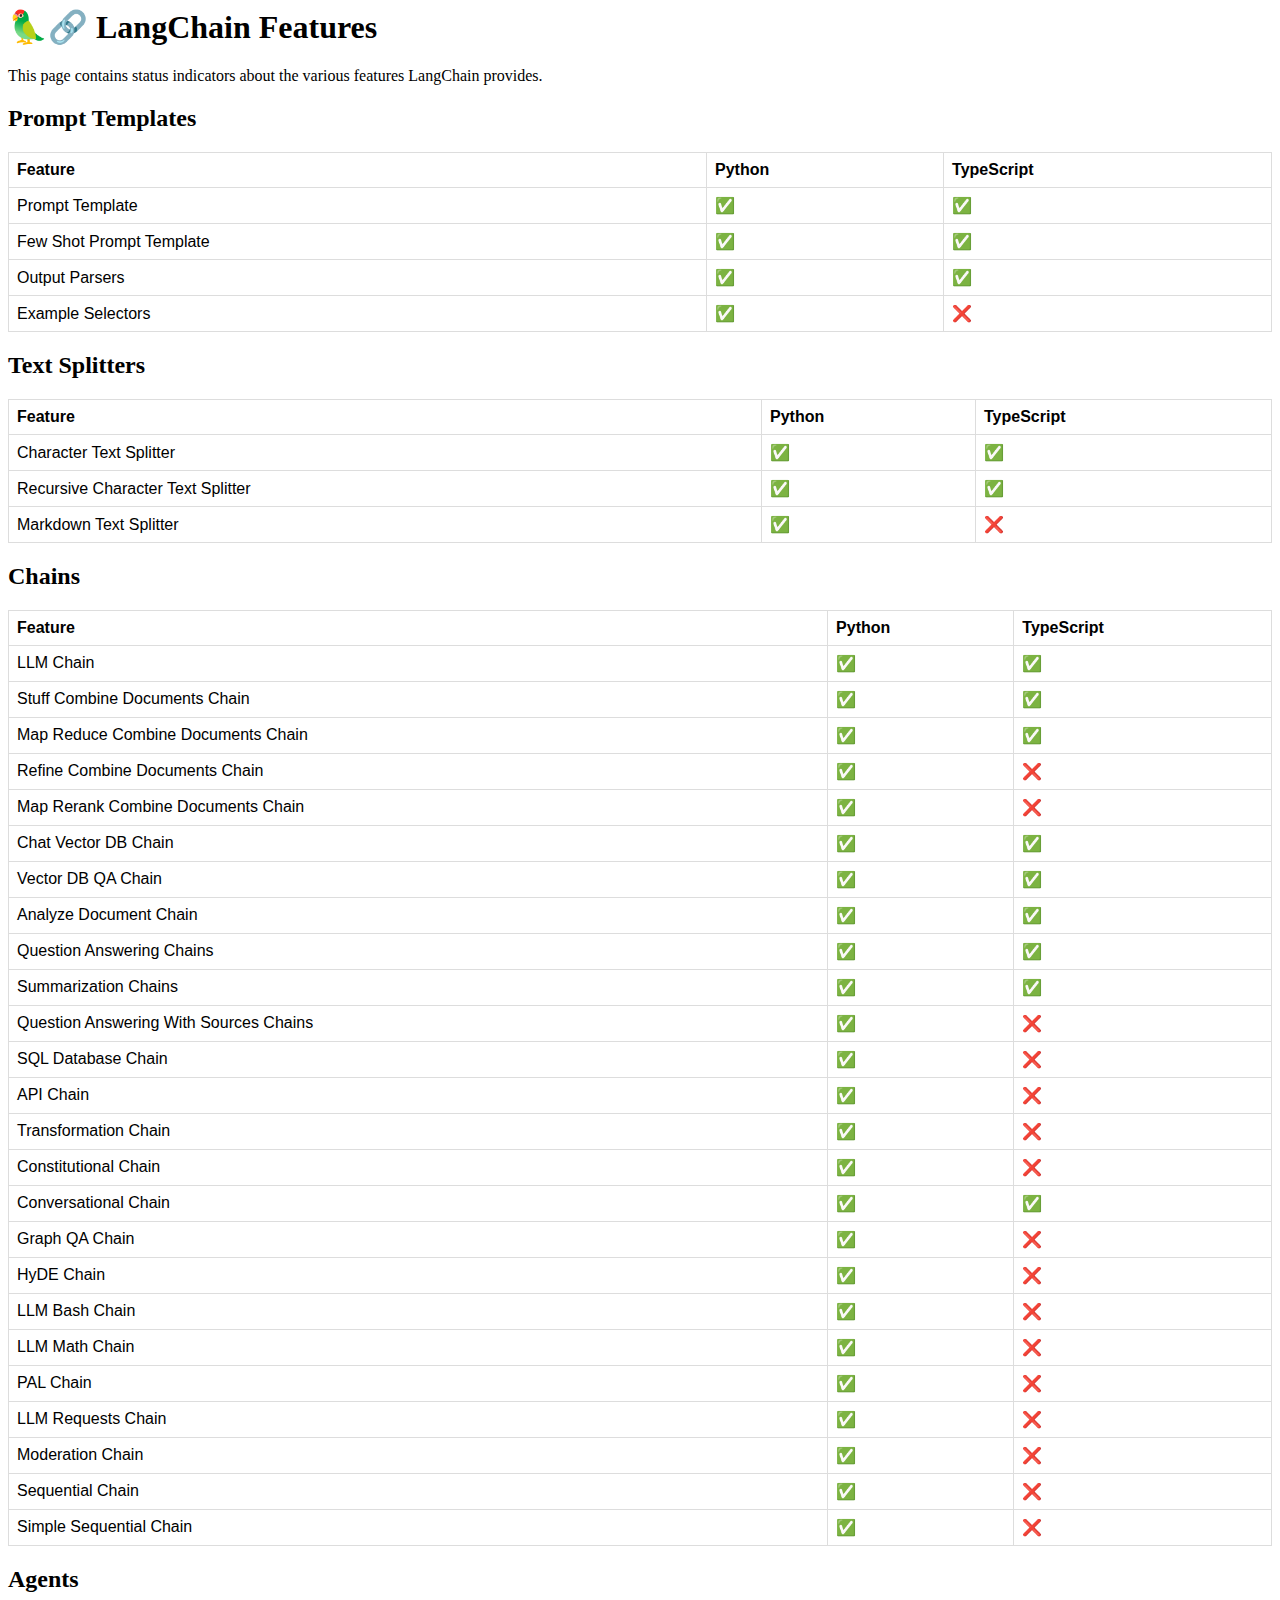
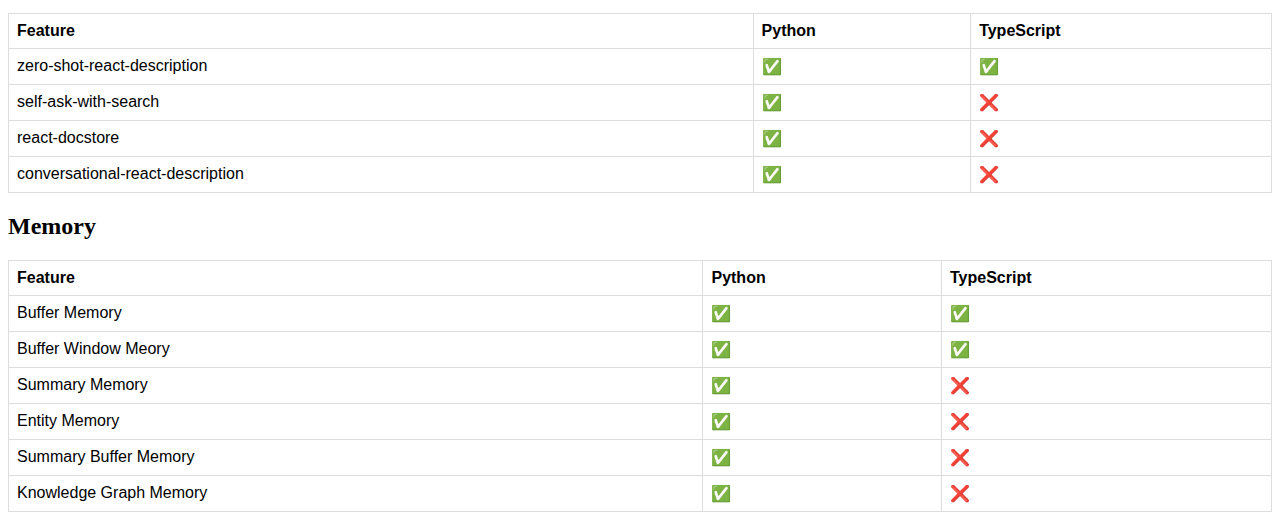
<file: src/features.html>
<html>
 <head>
  <style>
  table {
    font-family: arial, sans-serif;
    border-collapse: collapse;
    width: 100%;
  }

  td, th {
    border: 1px solid #dddddd;
    text-align: left;
    padding: 8px;
  }
  </style>
</head>
 <body>
   <h1>🦜️🔗 LangChain Features</h1>
    <div class="info">
    This page contains status indicators about the various features LangChain provides.
   </div>

   <h2>Prompt Templates</h2>
   <table>
    <tr>
      <th>Feature</th>
      <th>Python</th>
      <th>TypeScript</th>
    </tr>
    <tr><td>Prompt Template</td><td>✅</td><td>✅</td></tr>
    <tr><td>Few Shot Prompt Template</td><td>✅</td><td>✅</td></tr>
    <tr><td>Output Parsers</td><td>✅</td><td>✅</td></tr>
    <tr><td>Example Selectors</td><td>✅</td><td>❌</td></tr>
  </table>

  <h2>Text Splitters</h2>
   <table>
    <tr>
      <th>Feature</th>
      <th>Python</th>
      <th>TypeScript</th>
    </tr>
    <tr><td>Character Text Splitter</td><td>✅</td><td>✅</td></tr>
    <tr><td>Recursive Character Text Splitter</td><td>✅</td><td>✅</td></tr>
    <tr><td>Markdown Text Splitter</td><td>✅</td><td>❌</td></tr>
  </table>

    <h2>Chains</h2>
   <table>
    <tr>
      <th>Feature</th>
      <th>Python</th>
      <th>TypeScript</th>
    </tr>
    <tr><td>LLM Chain</td><td>✅</td><td>✅</td></tr>
    <tr><td>Stuff Combine Documents Chain</td><td>✅</td><td>✅</td></tr>
    <tr><td>Map Reduce Combine Documents Chain</td><td>✅</td><td>✅</td></tr>
    <tr><td>Refine Combine Documents Chain</td><td>✅</td><td>❌</td></tr>
    <tr><td>Map Rerank Combine Documents Chain</td><td>✅</td><td>❌</td></tr>
    <tr><td>Chat Vector DB Chain</td><td>✅</td><td>✅</td></tr>
    <tr><td>Vector DB QA Chain</td><td>✅</td><td>✅</td></tr>
    <tr><td>Analyze Document Chain</td><td>✅</td><td>✅</td></tr>
    <tr><td>Question Answering Chains</td><td>✅</td><td>✅</td></tr>
    <tr><td>Summarization Chains</td><td>✅</td><td>✅</td></tr>
    <tr><td>Question Answering With Sources Chains</td><td>✅</td><td>❌</td></tr>
    <tr><td>SQL Database Chain</td><td>✅</td><td>❌</td></tr>
    <tr><td>API Chain</td><td>✅</td><td>❌</td></tr>
    <tr><td>Transformation Chain</td><td>✅</td><td>❌</td></tr>
    <tr><td>Constitutional Chain</td><td>✅</td><td>❌</td></tr>
    <tr><td>Conversational Chain</td><td>✅</td><td>✅</td></tr>
    <tr><td>Graph QA Chain</td><td>✅</td><td>❌</td></tr>
    <tr><td>HyDE Chain</td><td>✅</td><td>❌</td></tr>
    <tr><td>LLM Bash Chain</td><td>✅</td><td>❌</td></tr>
    <tr><td>LLM Math Chain</td><td>✅</td><td>❌</td></tr>
    <tr><td>PAL Chain</td><td>✅</td><td>❌</td></tr>
    <tr><td>LLM Requests Chain</td><td>✅</td><td>❌</td></tr>
    <tr><td>Moderation Chain</td><td>✅</td><td>❌</td></tr>
    <tr><td>Sequential Chain</td><td>✅</td><td>❌</td></tr>
    <tr><td>Simple Sequential Chain</td><td>✅</td><td>❌</td></tr>
  </table>

    <h2>Agents</h2>
   <table>
    <tr>
      <th>Feature</th>
      <th>Python</th>
      <th>TypeScript</th>
    </tr>
    <tr><td>zero-shot-react-description</td><td>✅</td><td>✅</td></tr>
    <tr><td>self-ask-with-search</td><td>✅</td><td>❌</td></tr>
    <tr><td>react-docstore</td><td>✅</td><td>❌</td></tr>
    <tr><td>conversational-react-description</td><td>✅</td><td>❌</td></tr>
  </table>
      <h2>Memory</h2>
   <table>
    <tr>
      <th>Feature</th>
      <th>Python</th>
      <th>TypeScript</th>
    </tr>
    <tr><td>Buffer Memory</td><td>✅</td><td>✅</td></tr>
    <tr><td>Buffer Window Meory</td><td>✅</td><td>✅</td></tr>
    <tr><td>Summary Memory</td><td>✅</td><td>❌</td></tr>
    <tr><td>Entity Memory</td><td>✅</td><td>❌</td></tr>
    <tr><td>Summary Buffer Memory</td><td>✅</td><td>❌</td></tr>
    <tr><td>Knowledge Graph Memory</td><td>✅</td><td>❌</td></tr>
  </table>

 </body>
</html>
</file>
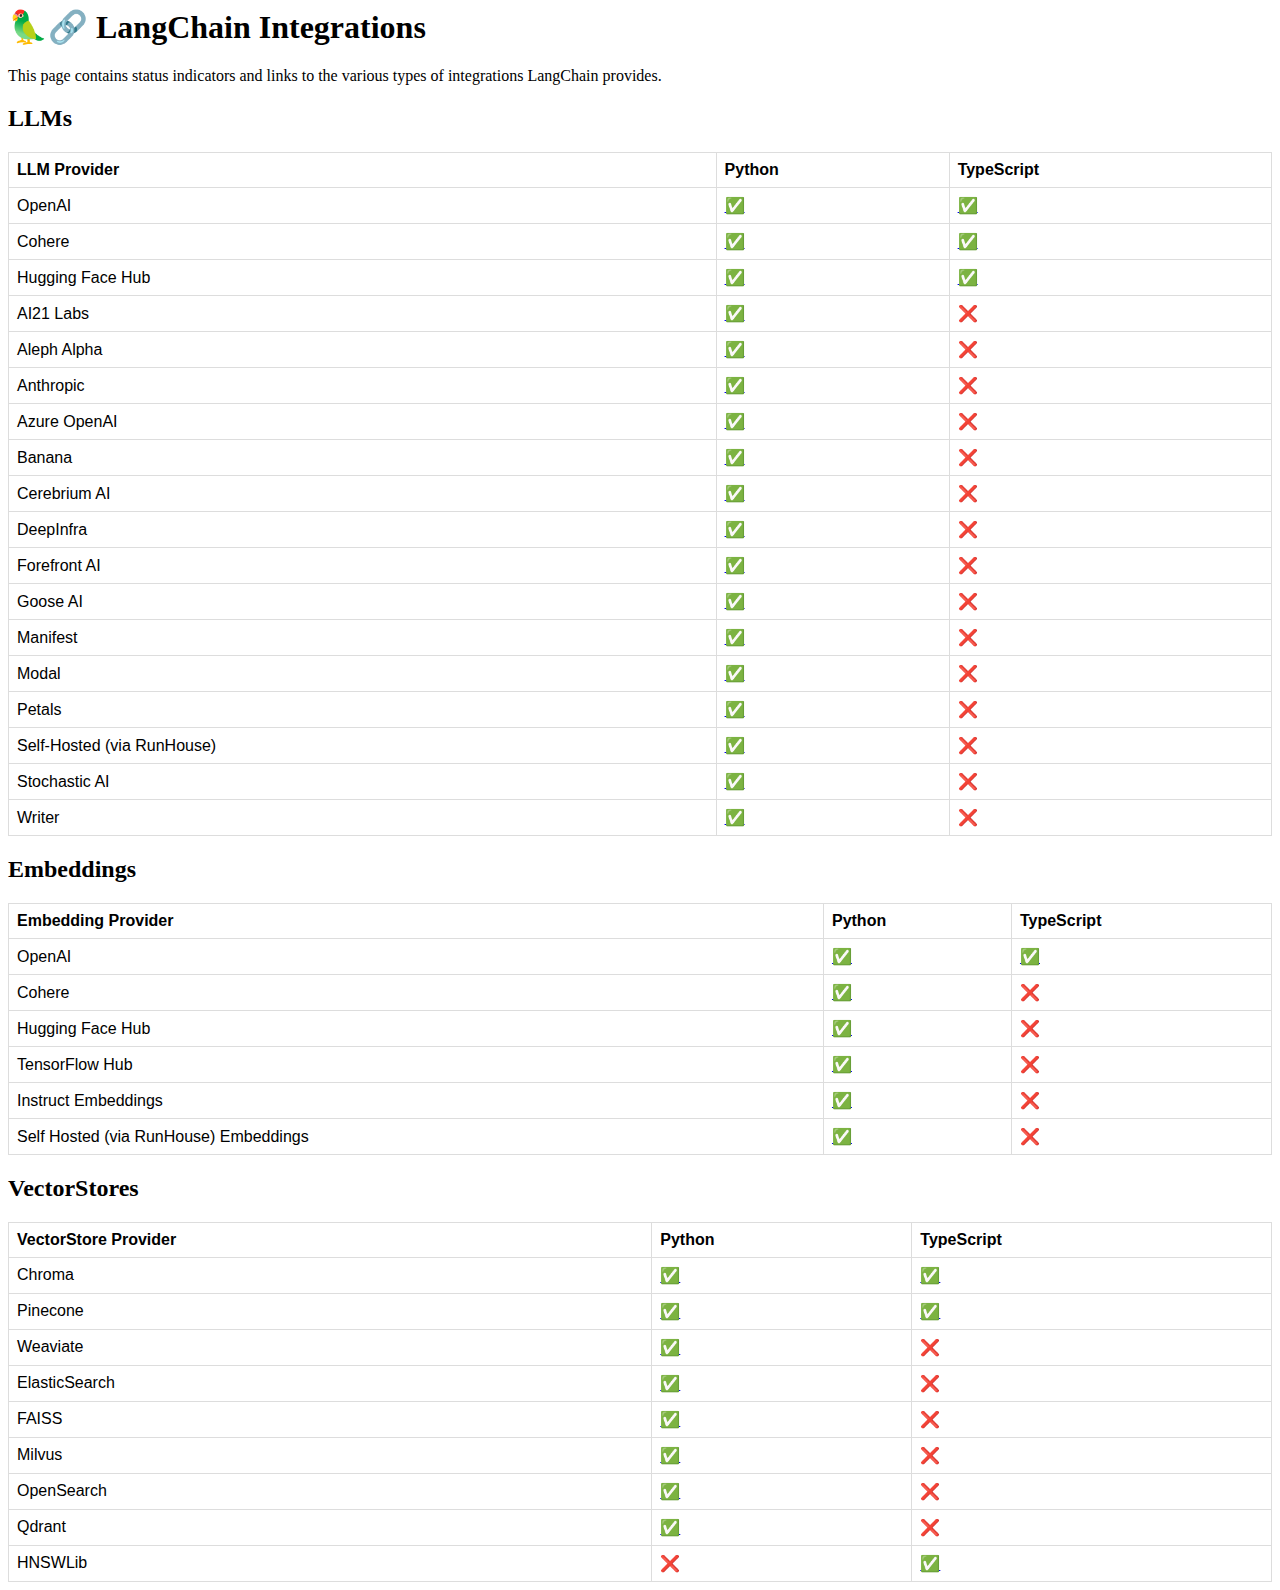
<file: src/integrations.html>
<html>
 <head>
  <style>
  table {
    font-family: arial, sans-serif;
    border-collapse: collapse;
    width: 100%;
  }

  td, th {
    border: 1px solid #dddddd;
    text-align: left;
    padding: 8px;
  }
  </style>
</head>
 <body>
   <h1>🦜️🔗 LangChain Integrations</h1>
    <div class="info">
    This page contains status indicators and links to the various types of integrations LangChain provides.
   </div>
   <h2>LLMs</h2>
   <table>
    <tr>
      <th>LLM Provider</th>
      <th>Python</th>
      <th>TypeScript</th>
    </tr>
    <tr>
      <td>OpenAI</td>
      <td><a href="https://langchain.readthedocs.io/en/latest/modules/llms/integrations/openai.html">✅</a></td>
      <td><a href="https://hwchase17.github.io/langchainjs/docs/modules/llms/openai">✅</a></td>
    </tr>
    <tr>
      <td>Cohere</td>
      <td><a href="https://langchain.readthedocs.io/en/latest/modules/llms/integrations/cohere.html">✅</a></td>
      <td><a href="https://hwchase17.github.io/langchainjs/docs/modules/llms/cohere">✅</a></td>
    </tr>
    <tr>
      <td>Hugging Face Hub</td>
      <td><a href="https://langchain.readthedocs.io/en/latest/modules/llms/integrations/huggingface_hub.html">✅</a></td>
      <td><a href="https://hwchase17.github.io/langchainjs/docs/modules/llms/huggingface">✅</a></td>
    </tr>
    <tr>
      <td>AI21 Labs</td>
      <td><a href="https://langchain.readthedocs.io/en/latest/modules/llms/integrations/ai21.html">✅</a></td>
      <td>❌</td>
    </tr>
    <tr>
      <td>Aleph Alpha</td>
      <td><a href="https://langchain.readthedocs.io/en/latest/modules/llms/integrations/aleph_alpha.html">✅</a></td>
      <td>❌</td>
    </tr>
    <tr>
      <td>Anthropic</td>
      <td><a href="https://langchain.readthedocs.io/en/latest/modules/llms/integrations/anthropic_example.html">✅</a></td>
      <td>❌</td>
    </tr>
    <tr>
      <td>Azure OpenAI</td>
      <td><a href="https://langchain.readthedocs.io/en/latest/modules/llms/integrations/azure_openai_example.html">✅</a></td>
      <td>❌</td>
    </tr>
    <tr>
      <td>Banana</td>
      <td><a href="https://langchain.readthedocs.io/en/latest/modules/llms/integrations/banana.html">✅</a></td>
      <td>❌</td>
    </tr>
    <tr>
      <td>Cerebrium AI</td>
      <td><a href="https://langchain.readthedocs.io/en/latest/modules/llms/integrations/cerebriumai_example.html">✅</a></td>
      <td>❌</td>
    </tr>
    <tr>
      <td>DeepInfra</td>
      <td><a href="https://langchain.readthedocs.io/en/latest/modules/llms/integrations/deepinfra_example.html">✅</a></td>
      <td>❌</td>
    </tr>
    <tr>
      <td>Forefront AI</td>
      <td><a href="https://langchain.readthedocs.io/en/latest/modules/llms/integrations/forefrontai_example.html">✅</a></td>
      <td>❌</td>
    </tr>
    <tr>
      <td>Goose AI</td>
      <td><a href="https://langchain.readthedocs.io/en/latest/modules/llms/integrations/gooseai_example.html">✅</a></td>
      <td>❌</td>
    </tr>
    <tr>
      <td>Manifest</td>
      <td><a href="https://langchain.readthedocs.io/en/latest/modules/llms/integrations/manifest.html">✅</a></td>
      <td>❌</td>
    </tr>
    <tr>
      <td>Modal</td>
      <td><a href="https://langchain.readthedocs.io/en/latest/modules/llms/integrations/modal.html">✅</a></td>
      <td>❌</td>
    </tr>
    <tr>
      <td>Petals</td>
      <td><a href="https://langchain.readthedocs.io/en/latest/modules/llms/integrations/petals_example.html">✅</a></td>
      <td>❌</td>
    </tr>
    <tr>
      <td>Self-Hosted (via RunHouse)</td>
      <td><a href="https://langchain.readthedocs.io/en/latest/modules/llms/integrations/self_hosted_examples.html">✅</a></td>
      <td>❌</td>
    </tr>
    <tr>
      <td>Stochastic AI</td>
      <td><a href="https://langchain.readthedocs.io/en/latest/modules/llms/integrations/stochasticai.html">✅</a></td>
      <td>❌</td>
    </tr>
    <tr>
      <td>Writer</td>
      <td><a href="https://langchain.readthedocs.io/en/latest/modules/llms/integrations/writer.html">✅</a></td>
      <td>❌</td>
    </tr>
  </table>
   <h2>Embeddings</h2>
   <table>
       <tr>
      <th>Embedding Provider</th>
      <th>Python</th>
      <th>TypeScript</th>
    </tr>
    <tr>
      <td>OpenAI</td>
      <td><a href="https://langchain.readthedocs.io/en/latest/modules/indexes/examples/embeddings.html#openai">✅</a></td>
      <td><a href="https://hwchase17.github.io/langchainjs/docs/modules/indexes/embeddings">✅</a></td>
    </tr>
    <tr>
      <td>Cohere</td>
      <td><a href="https://langchain.readthedocs.io/en/latest/modules/indexes/examples/embeddings.html#cohere">✅</a></td>
      <td>❌</td>
    </tr>
    <tr>
      <td>Hugging Face Hub</td>
      <td><a href="https://langchain.readthedocs.io/en/latest/modules/indexes/examples/embeddings.html#hugging-face-hub">✅</a></td>
      <td>❌</td>
    </tr>
    <tr>
      <td>TensorFlow Hub</td>
      <td><a href="https://langchain.readthedocs.io/en/latest/modules/indexes/examples/embeddings.html#tensorflowhub">✅</a></td>
      <td>❌</td>
    </tr>
    <tr>
      <td>Instruct Embeddings</td>
      <td><a href="https://langchain.readthedocs.io/en/latest/modules/indexes/examples/embeddings.html#instructembeddings">✅</a></td>
      <td>❌</td>
    </tr>
    <tr>
      <td>Self Hosted (via RunHouse) Embeddings</td>
      <td><a href="https://langchain.readthedocs.io/en/latest/modules/indexes/examples/embeddings.html#self-hosted-embeddings">✅</a></td>
      <td>❌</td>
    </tr>
  </table>
   <h2>VectorStores</h2>
   <table>
       <tr>
      <th>VectorStore Provider</th>
      <th>Python</th>
      <th>TypeScript</th>
    </tr>
    <tr>
      <td>Chroma</td>
      <td><a href="https://langchain.readthedocs.io/en/latest/modules/indexes/vectorstore_examples/chroma.html">✅</a></td>
      <td><a href="https://hwchase17.github.io/langchainjs/docs/modules/indexes/vectorstore#chroma-embedding-database">✅</a></td>
    </tr>
    <tr>
      <td>Pinecone</td>
      <td><a href="https://langchain.readthedocs.io/en/latest/modules/indexes/vectorstore_examples/pinecone.html">✅</a></td>
      <td><a href="https://hwchase17.github.io/langchainjs/docs/modules/indexes/vectorstore#pinecone-vectorstore">✅</a></td>
    </tr>
    <tr>
      <td>Weaviate</td>
      <td><a href="https://langchain.readthedocs.io/en/latest/modules/indexes/vectorstore_examples/weaviate.html">✅</a></td>
      <td>❌</td>
    </tr>
    <tr>
      <td>ElasticSearch</td>
      <td><a href="https://langchain.readthedocs.io/en/latest/modules/indexes/vectorstore_examples/elasticsearch.html">✅</a></td>
      <td>❌</td>
    </tr>
    <tr>
      <td>FAISS</td>
      <td><a href="https://langchain.readthedocs.io/en/latest/modules/indexes/vectorstore_examples/faiss.html">✅</a></td>
      <td>❌</td>
    </tr>
    <tr>
      <td>Milvus</td>
      <td><a href="https://langchain.readthedocs.io/en/latest/modules/indexes/vectorstore_examples/milvus.html">✅</a></td>
      <td>❌</td>
    </tr>
    <tr>
      <td>OpenSearch</td>
      <td><a href="https://langchain.readthedocs.io/en/latest/modules/indexes/vectorstore_examples/opensearch.html">✅</a></td>
      <td>❌</td>
    </tr>
    <tr>
      <td>Qdrant</td>
      <td><a href="https://langchain.readthedocs.io/en/latest/modules/indexes/vectorstore_examples/qdrant.html">✅</a></td>
      <td>❌</td>
    </tr>
    <tr>
      <td>HNSWLib</td>
      <td>❌</td>
      <td><a href="https://hwchase17.github.io/langchainjs/docs/modules/indexes/vectorstore#hnswlib">✅</a></td>
    </tr>
  </table>
 </body>
</html>
</file>
<file: css/style.css>
/* Custom Primary Color */
:root {
  --primary: #ee6e73;
  --secondary: #6c757d88; /* Replace with your desired primary color */
}

.bg-light {
  background-color: var(--primary)!important;
}

/* Custom Button Colors */
.btn-primary {
  background-color: var(--primary);
  border-color: var(--primary);
}

.btn-primary:hover,
.btn-primary:focus,
.btn-primary:active {
  background-color: var(--primary, #0069d9);
  border-color: var(--primary, #0062cc);
}

.btn-secondary {
  background-color: var(--secondary);
  border-color: var(--secondary);
}

.btn-secondary:hover,
.btn-secondary:focus,
.btn-secondary:active {
  background-color: var(--secondary, #5a6268);
  border-color: var(--secondary, #545b62);
}

/* Custom Navbar Color */
.navbar .navbar-brand {
  color: #fff;
  font-weight: 700;
}

.navbar-light .navbar-nav .nav-link {
  color: #fff;
}
/* aslo add to active */
.navbar-light .navbar-nav .active>.nav-link {
  color: #fff;
  font-weight: 700;
}

.navbar-light .navbar-brand,
.navbar-light .navbar-brand:focus,
.navbar-light .navbar-brand:hover,
.navbar-light .navbar-brand:active,
.navbar-light .navbar-nav .nav-link,
.navbar-light .navbar-nav .nav-link:focus,
.navbar-light .navbar-nav .nav-link:hover,
.navbar-light .navbar-nav .nav-link:active,
.navbar-light .navbar-nav .nav-link.active {
  color: #fff;
}

.navbar {
  background-color: var(--primary);
  /* change color */
  color:var(--primary);;
  /* Add shadow to the navbar */
  box-shadow: 0 2px 4px rgba(0, 0, 0, 0.1);
}
.navbar-light{
  background-color: var(--primary);
  color:#ffff;;
}

/* Custom Footer Color */
footer {
  background-color: var(--secondary);
}


.social-icons li {
    display: inline-block;
  }

.bg-dim {
  background-color: rgba(250, 230, 230, 0.5);
}

.icon-color {
  color: var(--primary);
}
</file>
